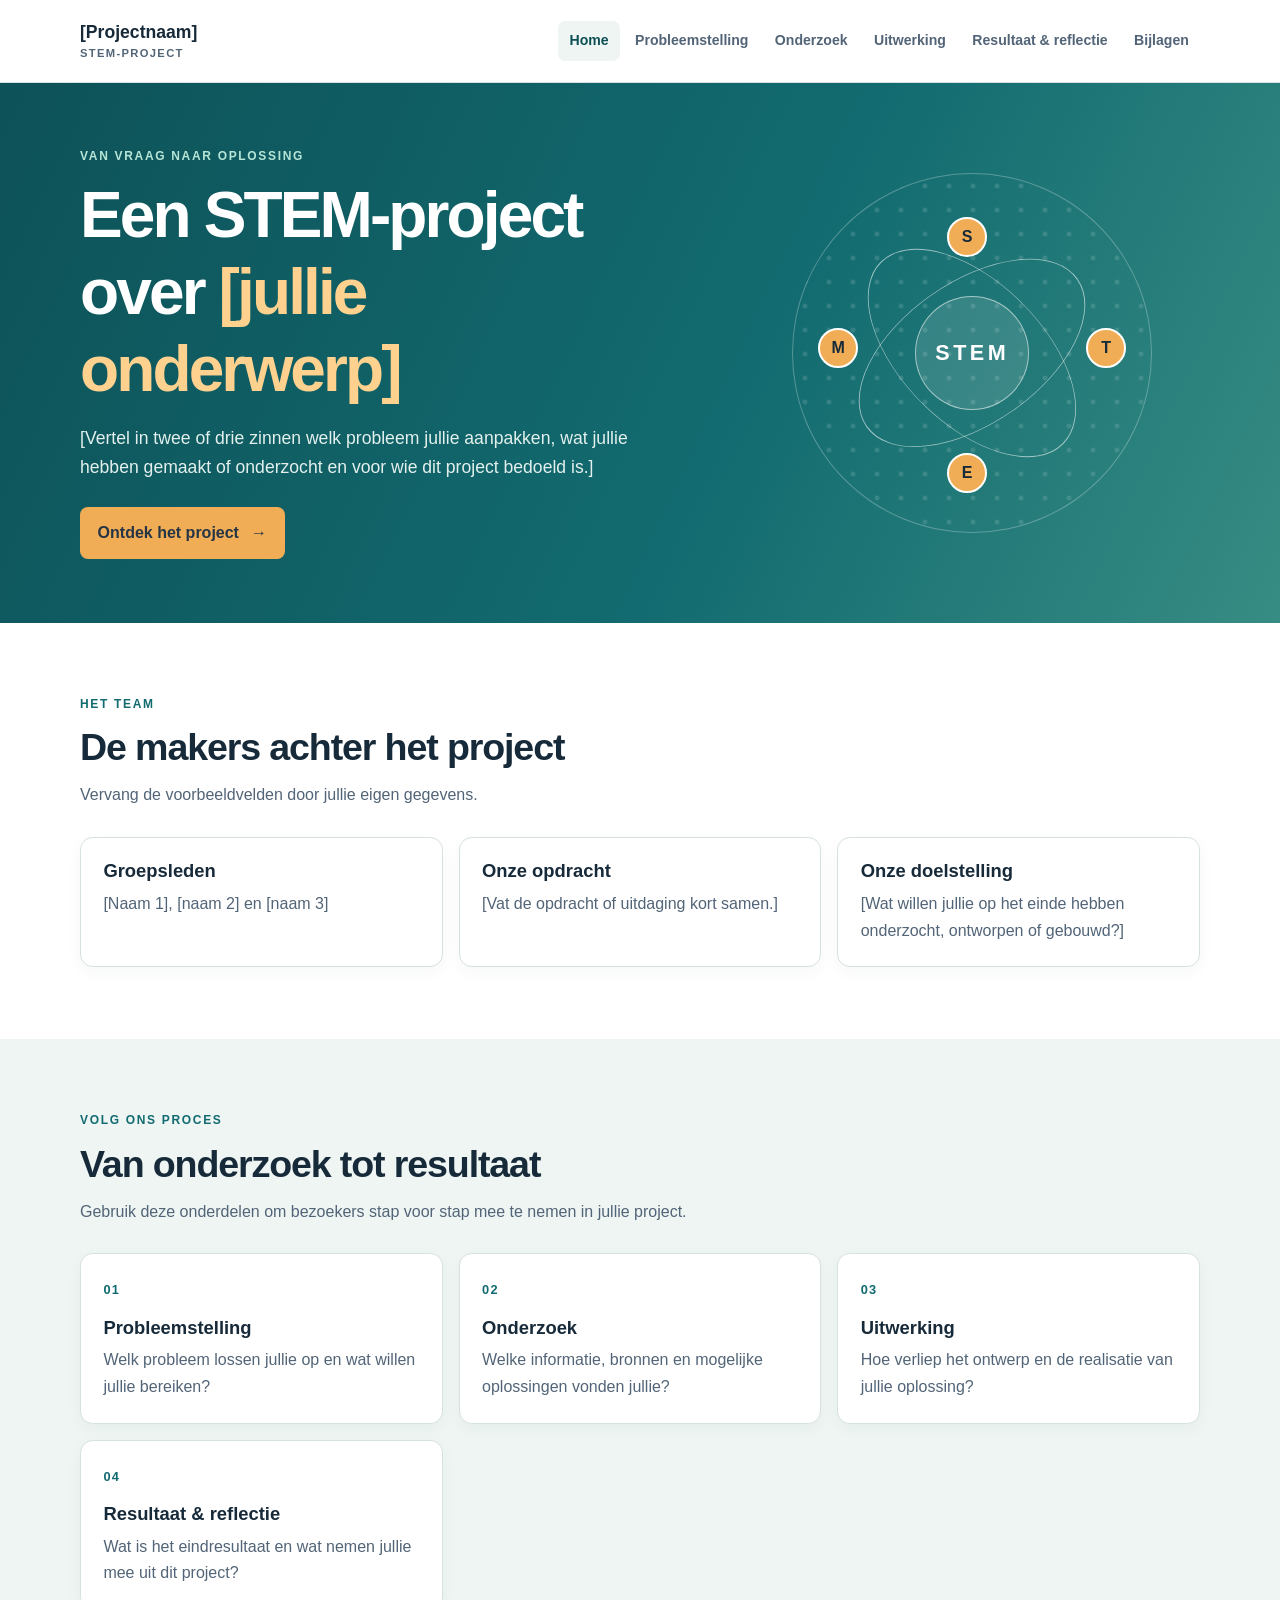
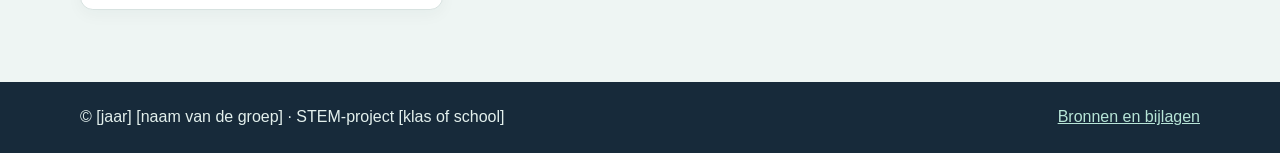
<file: index.html>
<!doctype html>
<html lang="nl">
<head>
  <meta charset="utf-8">
  <meta name="viewport" content="width=device-width, initial-scale=1">
  <meta name="description" content="Ontdek het STEM-project van [naam van de groep].">
  <title>[Projectnaam] | STEM-project</title>
  <link rel="stylesheet" href="css/style.css">
</head>
<body>
  <a class="skip-link" href="#main">Ga naar de inhoud</a>
  <header class="site-header">
    <div class="container header-inner">
      <a class="brand" href="index.html">[Projectnaam]<span>STEM-project</span></a>
      <nav class="main-nav" aria-label="Hoofdnavigatie">
        <ul class="nav-list">
          <li><a href="index.html" aria-current="page">Home</a></li>
          <li><a href="pages/probleemstelling.html">Probleemstelling</a></li>
          <li><a href="pages/onderzoek.html">Onderzoek</a></li>
          <li><a href="pages/uitwerking.html">Uitwerking</a></li>
          <li><a href="pages/resultaat.html">Resultaat &amp; reflectie</a></li>
          <li><a href="pages/bijlagen.html">Bijlagen</a></li>
        </ul>
      </nav>
    </div>
  </header>

  <main id="main">
    <section class="hero">
      <div class="container hero-inner">
        <div class="hero-copy">
          <p class="eyebrow">Van vraag naar oplossing</p>
          <h1>Een STEM-project over <span>[jullie onderwerp]</span></h1>
          <p class="lead">[Vertel in twee of drie zinnen welk probleem jullie aanpakken, wat jullie hebben gemaakt of onderzocht en voor wie dit project bedoeld is.]</p>
          <a class="button" href="pages/probleemstelling.html">Ontdek het project <span aria-hidden="true">&rarr;</span></a>
        </div>
        <div class="hero-art" role="img" aria-label="Decoratieve illustratie van een technisch ontwerp">
          <div class="orbit orbit-one"></div>
          <div class="orbit orbit-two"></div>
          <div class="art-center"><span aria-hidden="true">STEM</span></div>
          <span class="art-node node-one" aria-hidden="true">S</span>
          <span class="art-node node-two" aria-hidden="true">T</span>
          <span class="art-node node-three" aria-hidden="true">E</span>
          <span class="art-node node-four" aria-hidden="true">M</span>
        </div>
      </div>
    </section>

    <section class="section container">
      <div class="section-heading">
        <p class="eyebrow">Het team</p>
        <h2>De makers achter het project</h2>
        <p>Vervang de voorbeeldvelden door jullie eigen gegevens.</p>
      </div>
      <div class="card-grid">
        <article class="card">
          <h3>Groepsleden</h3>
          <p>[Naam 1], [naam 2] en [naam 3]</p>
        </article>
        <article class="card">
          <h3>Onze opdracht</h3>
          <p>[Vat de opdracht of uitdaging kort samen.]</p>
        </article>
        <article class="card">
          <h3>Onze doelstelling</h3>
          <p>[Wat willen jullie op het einde hebben onderzocht, ontworpen of gebouwd?]</p>
        </article>
      </div>
    </section>

    <section class="section section-tint">
      <div class="container">
        <div class="section-heading">
          <p class="eyebrow">Volg ons proces</p>
          <h2>Van onderzoek tot resultaat</h2>
          <p>Gebruik deze onderdelen om bezoekers stap voor stap mee te nemen in jullie project.</p>
        </div>
        <div class="card-grid">
          <a class="card card-link" href="pages/probleemstelling.html"><span class="card-number">01</span><h3>Probleemstelling</h3><p>Welk probleem lossen jullie op en wat willen jullie bereiken?</p></a>
          <a class="card card-link" href="pages/onderzoek.html"><span class="card-number">02</span><h3>Onderzoek</h3><p>Welke informatie, bronnen en mogelijke oplossingen vonden jullie?</p></a>
          <a class="card card-link" href="pages/uitwerking.html"><span class="card-number">03</span><h3>Uitwerking</h3><p>Hoe verliep het ontwerp en de realisatie van jullie oplossing?</p></a>
          <a class="card card-link" href="pages/resultaat.html"><span class="card-number">04</span><h3>Resultaat &amp; reflectie</h3><p>Wat is het eindresultaat en wat nemen jullie mee uit dit project?</p></a>
        </div>
      </div>
    </section>
  </main>

  <footer class="site-footer">
    <div class="container footer-inner">
      <p>&copy; [jaar] [naam van de groep] &middot; STEM-project [klas of school]</p>
      <a href="pages/bijlagen.html">Bronnen en bijlagen</a>
    </div>
  </footer>
</body>
</html>
</file>
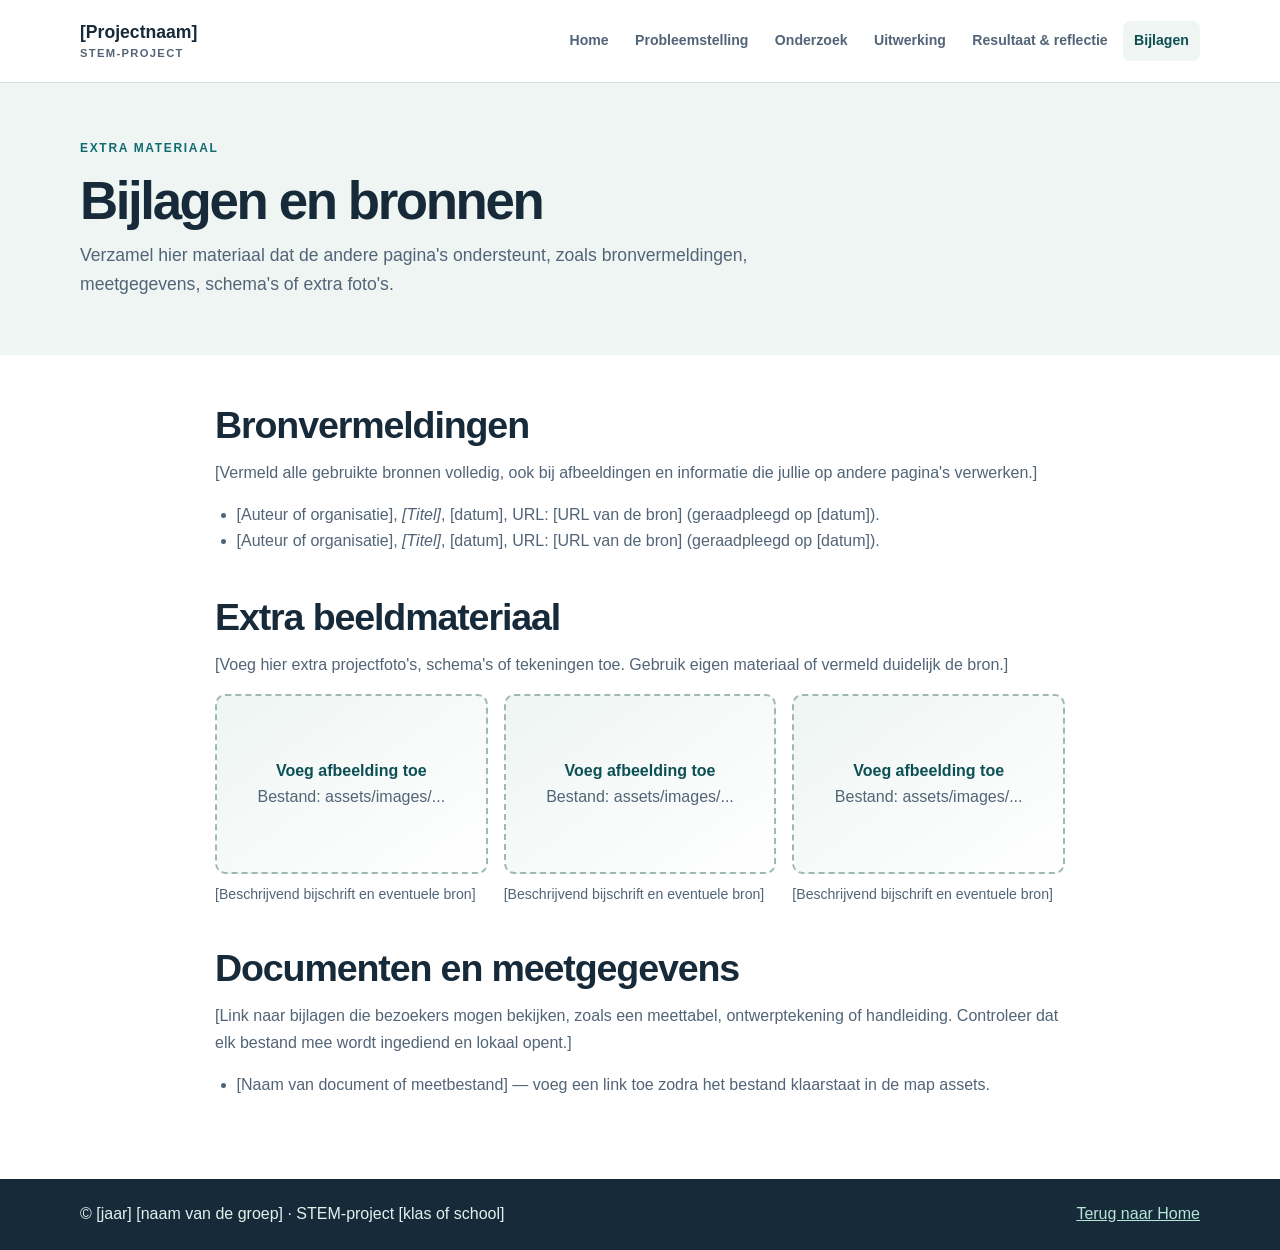
<file: pages/bijlagen.html>
<!doctype html>
<html lang="nl">
<head>
  <meta charset="utf-8">
  <meta name="viewport" content="width=device-width, initial-scale=1">
  <title>Bijlagen en bronnen | [Projectnaam]</title>
  <link rel="stylesheet" href="../css/style.css">
</head>
<body>
  <a class="skip-link" href="#main">Ga naar de inhoud</a>
  <header class="site-header">
    <div class="container header-inner">
      <a class="brand" href="../index.html">[Projectnaam]<span>STEM-project</span></a>
      <nav class="main-nav" aria-label="Hoofdnavigatie">
        <ul class="nav-list">
          <li><a href="../index.html">Home</a></li>
          <li><a href="probleemstelling.html">Probleemstelling</a></li>
          <li><a href="onderzoek.html">Onderzoek</a></li>
          <li><a href="uitwerking.html">Uitwerking</a></li>
          <li><a href="resultaat.html">Resultaat &amp; reflectie</a></li>
          <li><a href="bijlagen.html" aria-current="page">Bijlagen</a></li>
        </ul>
      </nav>
    </div>
  </header>
  <main id="main">
    <header class="page-hero">
      <div class="container">
        <p class="eyebrow">Extra materiaal</p>
        <h1>Bijlagen en bronnen</h1>
        <p>Verzamel hier materiaal dat de andere pagina's ondersteunt, zoals bronvermeldingen, meetgegevens, schema's of extra foto's.</p>
      </div>
    </header>
    <div class="container content">
      <section>
        <h2>Bronvermeldingen</h2>
        <p>[Vermeld alle gebruikte bronnen volledig, ook bij afbeeldingen en informatie die jullie op andere pagina's verwerken.]</p>
        <ul>
          <li>[Auteur of organisatie], <cite>[Titel]</cite>, [datum], URL: [URL van de bron] (geraadpleegd op [datum]).</li>
          <li>[Auteur of organisatie], <cite>[Titel]</cite>, [datum], URL: [URL van de bron] (geraadpleegd op [datum]).</li>
        </ul>
      </section>
      <section>
        <h2>Extra beeldmateriaal</h2>
        <p>[Voeg hier extra projectfoto's, schema's of tekeningen toe. Gebruik eigen materiaal of vermeld duidelijk de bron.]</p>
        <div class="gallery">
          <figure>
            <div class="gallery-placeholder"><span><strong>Voeg afbeelding toe</strong>Bestand: assets/images/...</span></div>
            <figcaption>[Beschrijvend bijschrift en eventuele bron]</figcaption>
          </figure>
          <figure>
            <div class="gallery-placeholder"><span><strong>Voeg afbeelding toe</strong>Bestand: assets/images/...</span></div>
            <figcaption>[Beschrijvend bijschrift en eventuele bron]</figcaption>
          </figure>
          <figure>
            <div class="gallery-placeholder"><span><strong>Voeg afbeelding toe</strong>Bestand: assets/images/...</span></div>
            <figcaption>[Beschrijvend bijschrift en eventuele bron]</figcaption>
          </figure>
        </div>
      </section>
      <section>
        <h2>Documenten en meetgegevens</h2>
        <p>[Link naar bijlagen die bezoekers mogen bekijken, zoals een meettabel, ontwerptekening of handleiding. Controleer dat elk bestand mee wordt ingediend en lokaal opent.]</p>
        <ul>
          <li>[Naam van document of meetbestand] — voeg een link toe zodra het bestand klaarstaat in de map assets.</li>
        </ul>
      </section>
    </div>
  </main>
  <footer class="site-footer">
    <div class="container footer-inner">
      <p>&copy; [jaar] [naam van de groep] &middot; STEM-project [klas of school]</p>
      <a href="../index.html">Terug naar Home</a>
    </div>
  </footer>
</body>
</html>
</file>
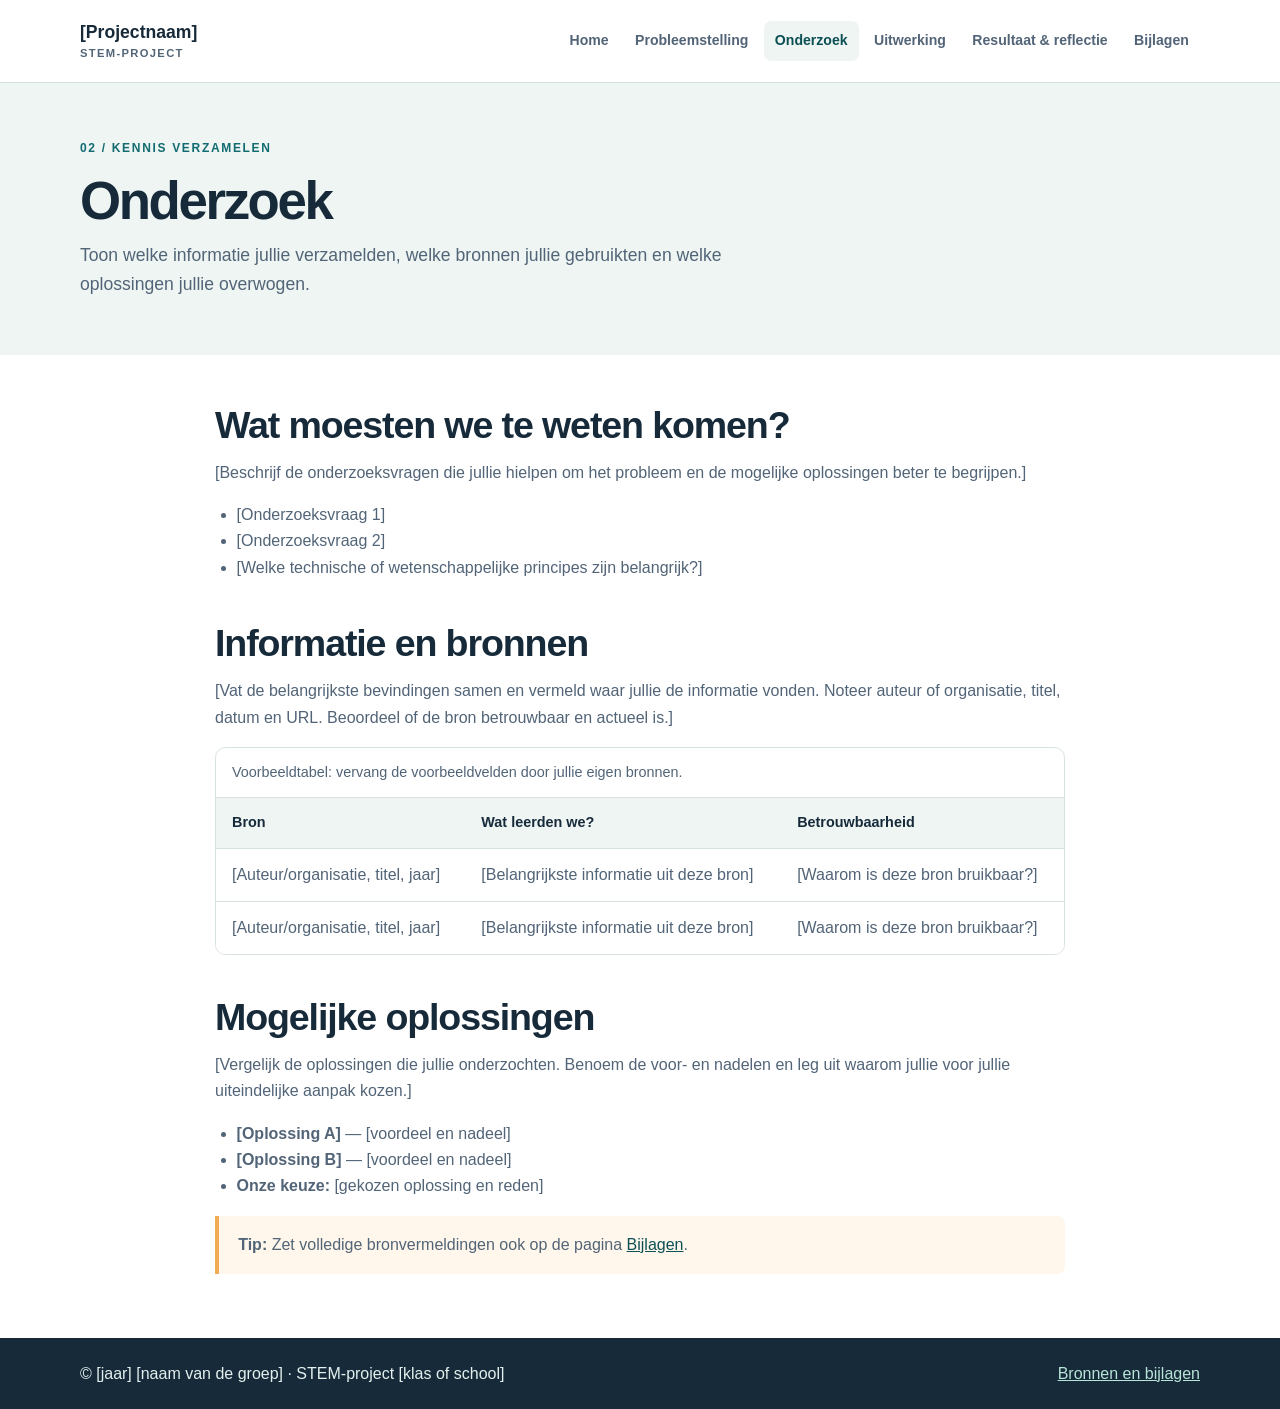
<file: pages/onderzoek.html>
<!doctype html>
<html lang="nl">
<head>
  <meta charset="utf-8">
  <meta name="viewport" content="width=device-width, initial-scale=1">
  <title>Onderzoek | [Projectnaam]</title>
  <link rel="stylesheet" href="../css/style.css">
</head>
<body>
  <a class="skip-link" href="#main">Ga naar de inhoud</a>
  <header class="site-header">
    <div class="container header-inner">
      <a class="brand" href="../index.html">[Projectnaam]<span>STEM-project</span></a>
      <nav class="main-nav" aria-label="Hoofdnavigatie">
        <ul class="nav-list">
          <li><a href="../index.html">Home</a></li>
          <li><a href="probleemstelling.html">Probleemstelling</a></li>
          <li><a href="onderzoek.html" aria-current="page">Onderzoek</a></li>
          <li><a href="uitwerking.html">Uitwerking</a></li>
          <li><a href="resultaat.html">Resultaat &amp; reflectie</a></li>
          <li><a href="bijlagen.html">Bijlagen</a></li>
        </ul>
      </nav>
    </div>
  </header>
  <main id="main">
    <header class="page-hero">
      <div class="container">
        <p class="eyebrow">02 / Kennis verzamelen</p>
        <h1>Onderzoek</h1>
        <p>Toon welke informatie jullie verzamelden, welke bronnen jullie gebruikten en welke oplossingen jullie overwogen.</p>
      </div>
    </header>
    <div class="container content">
      <section>
        <h2>Wat moesten we te weten komen?</h2>
        <p>[Beschrijf de onderzoeksvragen die jullie hielpen om het probleem en de mogelijke oplossingen beter te begrijpen.]</p>
        <ul>
          <li>[Onderzoeksvraag 1]</li>
          <li>[Onderzoeksvraag 2]</li>
          <li>[Welke technische of wetenschappelijke principes zijn belangrijk?]</li>
        </ul>
      </section>
      <section>
        <h2>Informatie en bronnen</h2>
        <p>[Vat de belangrijkste bevindingen samen en vermeld waar jullie de informatie vonden. Noteer auteur of organisatie, titel, datum en URL. Beoordeel of de bron betrouwbaar en actueel is.]</p>
        <div class="table-wrap">
          <table>
            <caption>Voorbeeldtabel: vervang de voorbeeldvelden door jullie eigen bronnen.</caption>
            <thead>
              <tr><th scope="col">Bron</th><th scope="col">Wat leerden we?</th><th scope="col">Betrouwbaarheid</th></tr>
            </thead>
            <tbody>
              <tr><td>[Auteur/organisatie, titel, jaar]</td><td>[Belangrijkste informatie uit deze bron]</td><td>[Waarom is deze bron bruikbaar?]</td></tr>
              <tr><td>[Auteur/organisatie, titel, jaar]</td><td>[Belangrijkste informatie uit deze bron]</td><td>[Waarom is deze bron bruikbaar?]</td></tr>
            </tbody>
          </table>
        </div>
      </section>
      <section>
        <h2>Mogelijke oplossingen</h2>
        <p>[Vergelijk de oplossingen die jullie onderzochten. Benoem de voor- en nadelen en leg uit waarom jullie voor jullie uiteindelijke aanpak kozen.]</p>
        <ul>
          <li><strong>[Oplossing A]</strong> — [voordeel en nadeel]</li>
          <li><strong>[Oplossing B]</strong> — [voordeel en nadeel]</li>
          <li><strong>Onze keuze:</strong> [gekozen oplossing en reden]</li>
        </ul>
      </section>
      <aside class="prompt">
        <p><strong>Tip:</strong> Zet volledige bronvermeldingen ook op de pagina <a href="bijlagen.html">Bijlagen</a>.</p>
      </aside>
    </div>
  </main>
  <footer class="site-footer">
    <div class="container footer-inner">
      <p>&copy; [jaar] [naam van de groep] &middot; STEM-project [klas of school]</p>
      <a href="bijlagen.html">Bronnen en bijlagen</a>
    </div>
  </footer>
</body>
</html>
</file>
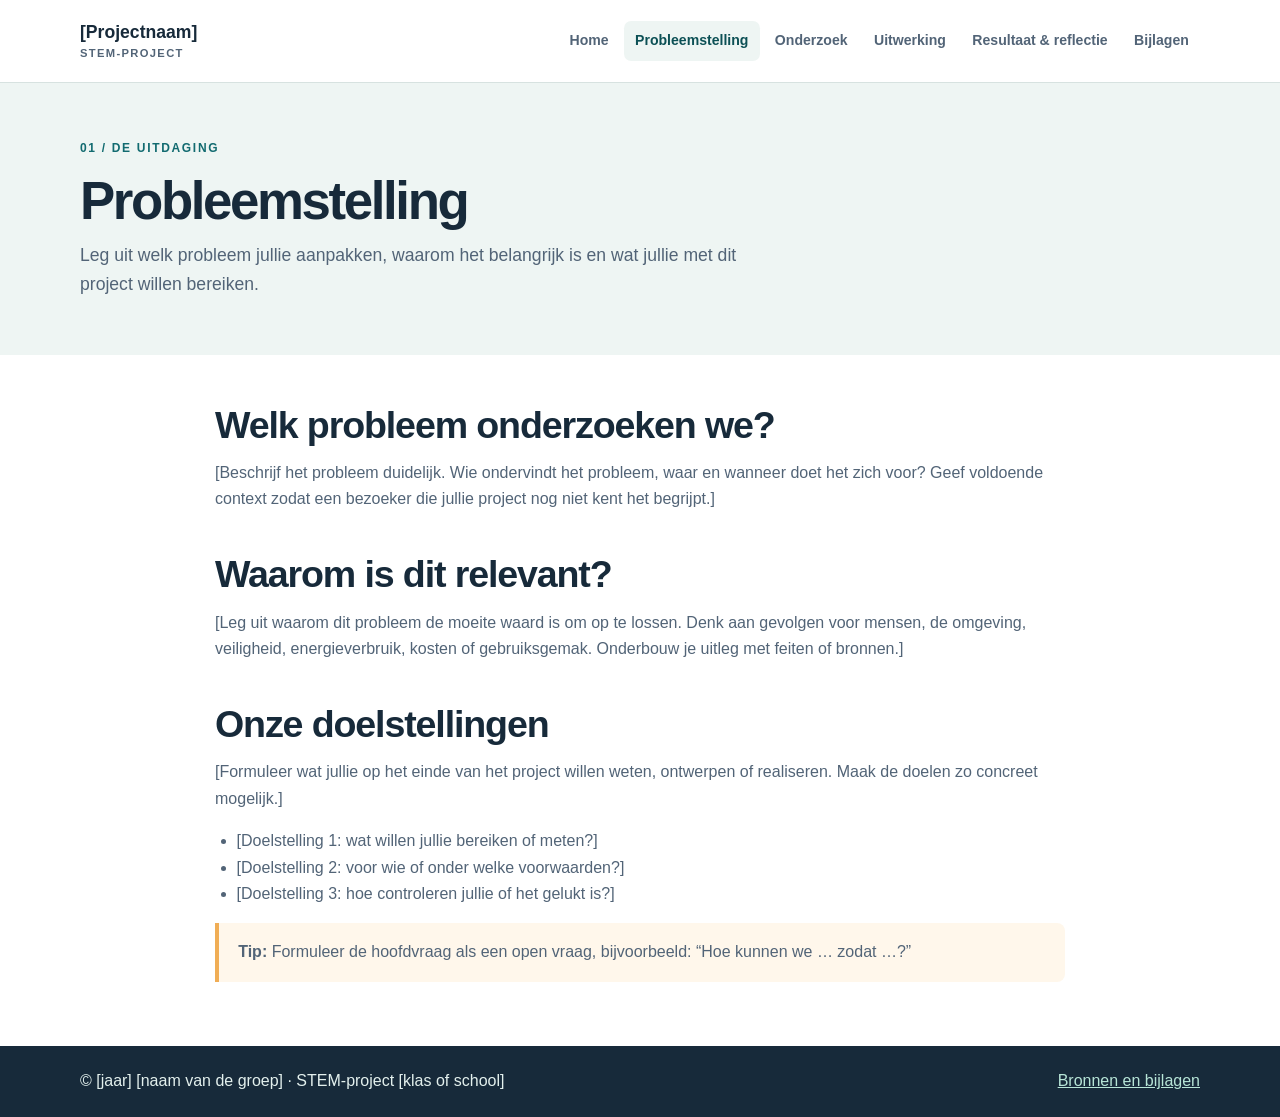
<file: pages/probleemstelling.html>
<!doctype html>
<html lang="nl">
<head>
  <meta charset="utf-8">
  <meta name="viewport" content="width=device-width, initial-scale=1">
  <title>Probleemstelling | [Projectnaam]</title>
  <link rel="stylesheet" href="../css/style.css">
</head>
<body>
  <a class="skip-link" href="#main">Ga naar de inhoud</a>
  <header class="site-header">
    <div class="container header-inner">
      <a class="brand" href="../index.html">[Projectnaam]<span>STEM-project</span></a>
      <nav class="main-nav" aria-label="Hoofdnavigatie">
        <ul class="nav-list">
          <li><a href="../index.html">Home</a></li>
          <li><a href="probleemstelling.html" aria-current="page">Probleemstelling</a></li>
          <li><a href="onderzoek.html">Onderzoek</a></li>
          <li><a href="uitwerking.html">Uitwerking</a></li>
          <li><a href="resultaat.html">Resultaat &amp; reflectie</a></li>
          <li><a href="bijlagen.html">Bijlagen</a></li>
        </ul>
      </nav>
    </div>
  </header>
  <main id="main">
    <header class="page-hero">
      <div class="container">
        <p class="eyebrow">01 / De uitdaging</p>
        <h1>Probleemstelling</h1>
        <p>Leg uit welk probleem jullie aanpakken, waarom het belangrijk is en wat jullie met dit project willen bereiken.</p>
      </div>
    </header>
    <div class="container content">
      <section>
        <h2>Welk probleem onderzoeken we?</h2>
        <p>[Beschrijf het probleem duidelijk. Wie ondervindt het probleem, waar en wanneer doet het zich voor? Geef voldoende context zodat een bezoeker die jullie project nog niet kent het begrijpt.]</p>
      </section>
      <section>
        <h2>Waarom is dit relevant?</h2>
        <p>[Leg uit waarom dit probleem de moeite waard is om op te lossen. Denk aan gevolgen voor mensen, de omgeving, veiligheid, energieverbruik, kosten of gebruiksgemak. Onderbouw je uitleg met feiten of bronnen.]</p>
      </section>
      <section>
        <h2>Onze doelstellingen</h2>
        <p>[Formuleer wat jullie op het einde van het project willen weten, ontwerpen of realiseren. Maak de doelen zo concreet mogelijk.]</p>
        <ul>
          <li>[Doelstelling 1: wat willen jullie bereiken of meten?]</li>
          <li>[Doelstelling 2: voor wie of onder welke voorwaarden?]</li>
          <li>[Doelstelling 3: hoe controleren jullie of het gelukt is?]</li>
        </ul>
      </section>
      <aside class="prompt">
        <p><strong>Tip:</strong> Formuleer de hoofdvraag als een open vraag, bijvoorbeeld: “Hoe kunnen we … zodat …?”</p>
      </aside>
    </div>
  </main>
  <footer class="site-footer">
    <div class="container footer-inner">
      <p>&copy; [jaar] [naam van de groep] &middot; STEM-project [klas of school]</p>
      <a href="bijlagen.html">Bronnen en bijlagen</a>
    </div>
  </footer>
</body>
</html>
</file>
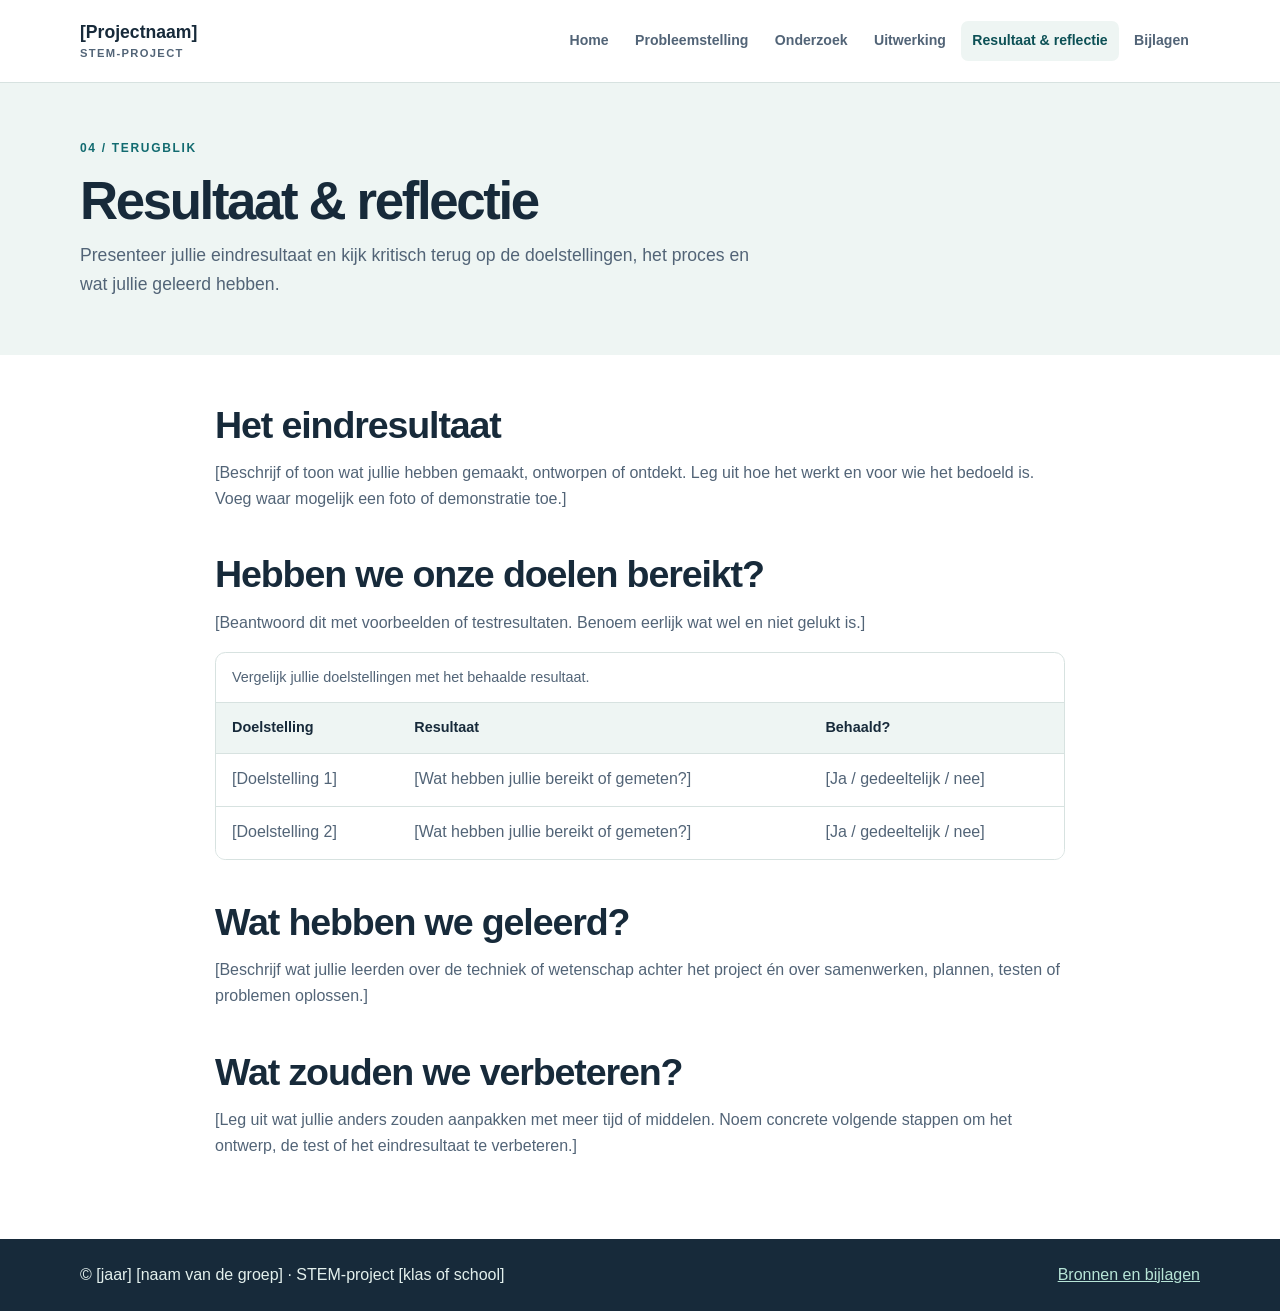
<file: pages/resultaat.html>
<!doctype html>
<html lang="nl">
<head>
  <meta charset="utf-8">
  <meta name="viewport" content="width=device-width, initial-scale=1">
  <title>Resultaat en reflectie | [Projectnaam]</title>
  <link rel="stylesheet" href="../css/style.css">
</head>
<body>
  <a class="skip-link" href="#main">Ga naar de inhoud</a>
  <header class="site-header">
    <div class="container header-inner">
      <a class="brand" href="../index.html">[Projectnaam]<span>STEM-project</span></a>
      <nav class="main-nav" aria-label="Hoofdnavigatie">
        <ul class="nav-list">
          <li><a href="../index.html">Home</a></li>
          <li><a href="probleemstelling.html">Probleemstelling</a></li>
          <li><a href="onderzoek.html">Onderzoek</a></li>
          <li><a href="uitwerking.html">Uitwerking</a></li>
          <li><a href="resultaat.html" aria-current="page">Resultaat &amp; reflectie</a></li>
          <li><a href="bijlagen.html">Bijlagen</a></li>
        </ul>
      </nav>
    </div>
  </header>
  <main id="main">
    <header class="page-hero">
      <div class="container">
        <p class="eyebrow">04 / Terugblik</p>
        <h1>Resultaat &amp; reflectie</h1>
        <p>Presenteer jullie eindresultaat en kijk kritisch terug op de doelstellingen, het proces en wat jullie geleerd hebben.</p>
      </div>
    </header>
    <div class="container content">
      <section>
        <h2>Het eindresultaat</h2>
        <p>[Beschrijf of toon wat jullie hebben gemaakt, ontworpen of ontdekt. Leg uit hoe het werkt en voor wie het bedoeld is. Voeg waar mogelijk een foto of demonstratie toe.]</p>
      </section>
      <section>
        <h2>Hebben we onze doelen bereikt?</h2>
        <p>[Beantwoord dit met voorbeelden of testresultaten. Benoem eerlijk wat wel en niet gelukt is.]</p>
        <div class="table-wrap">
          <table>
            <caption>Vergelijk jullie doelstellingen met het behaalde resultaat.</caption>
            <thead>
              <tr><th scope="col">Doelstelling</th><th scope="col">Resultaat</th><th scope="col">Behaald?</th></tr>
            </thead>
            <tbody>
              <tr><td>[Doelstelling 1]</td><td>[Wat hebben jullie bereikt of gemeten?]</td><td>[Ja / gedeeltelijk / nee]</td></tr>
              <tr><td>[Doelstelling 2]</td><td>[Wat hebben jullie bereikt of gemeten?]</td><td>[Ja / gedeeltelijk / nee]</td></tr>
            </tbody>
          </table>
        </div>
      </section>
      <section>
        <h2>Wat hebben we geleerd?</h2>
        <p>[Beschrijf wat jullie leerden over de techniek of wetenschap achter het project én over samenwerken, plannen, testen of problemen oplossen.]</p>
      </section>
      <section>
        <h2>Wat zouden we verbeteren?</h2>
        <p>[Leg uit wat jullie anders zouden aanpakken met meer tijd of middelen. Noem concrete volgende stappen om het ontwerp, de test of het eindresultaat te verbeteren.]</p>
      </section>
    </div>
  </main>
  <footer class="site-footer">
    <div class="container footer-inner">
      <p>&copy; [jaar] [naam van de groep] &middot; STEM-project [klas of school]</p>
      <a href="bijlagen.html">Bronnen en bijlagen</a>
    </div>
  </footer>
</body>
</html>
</file>
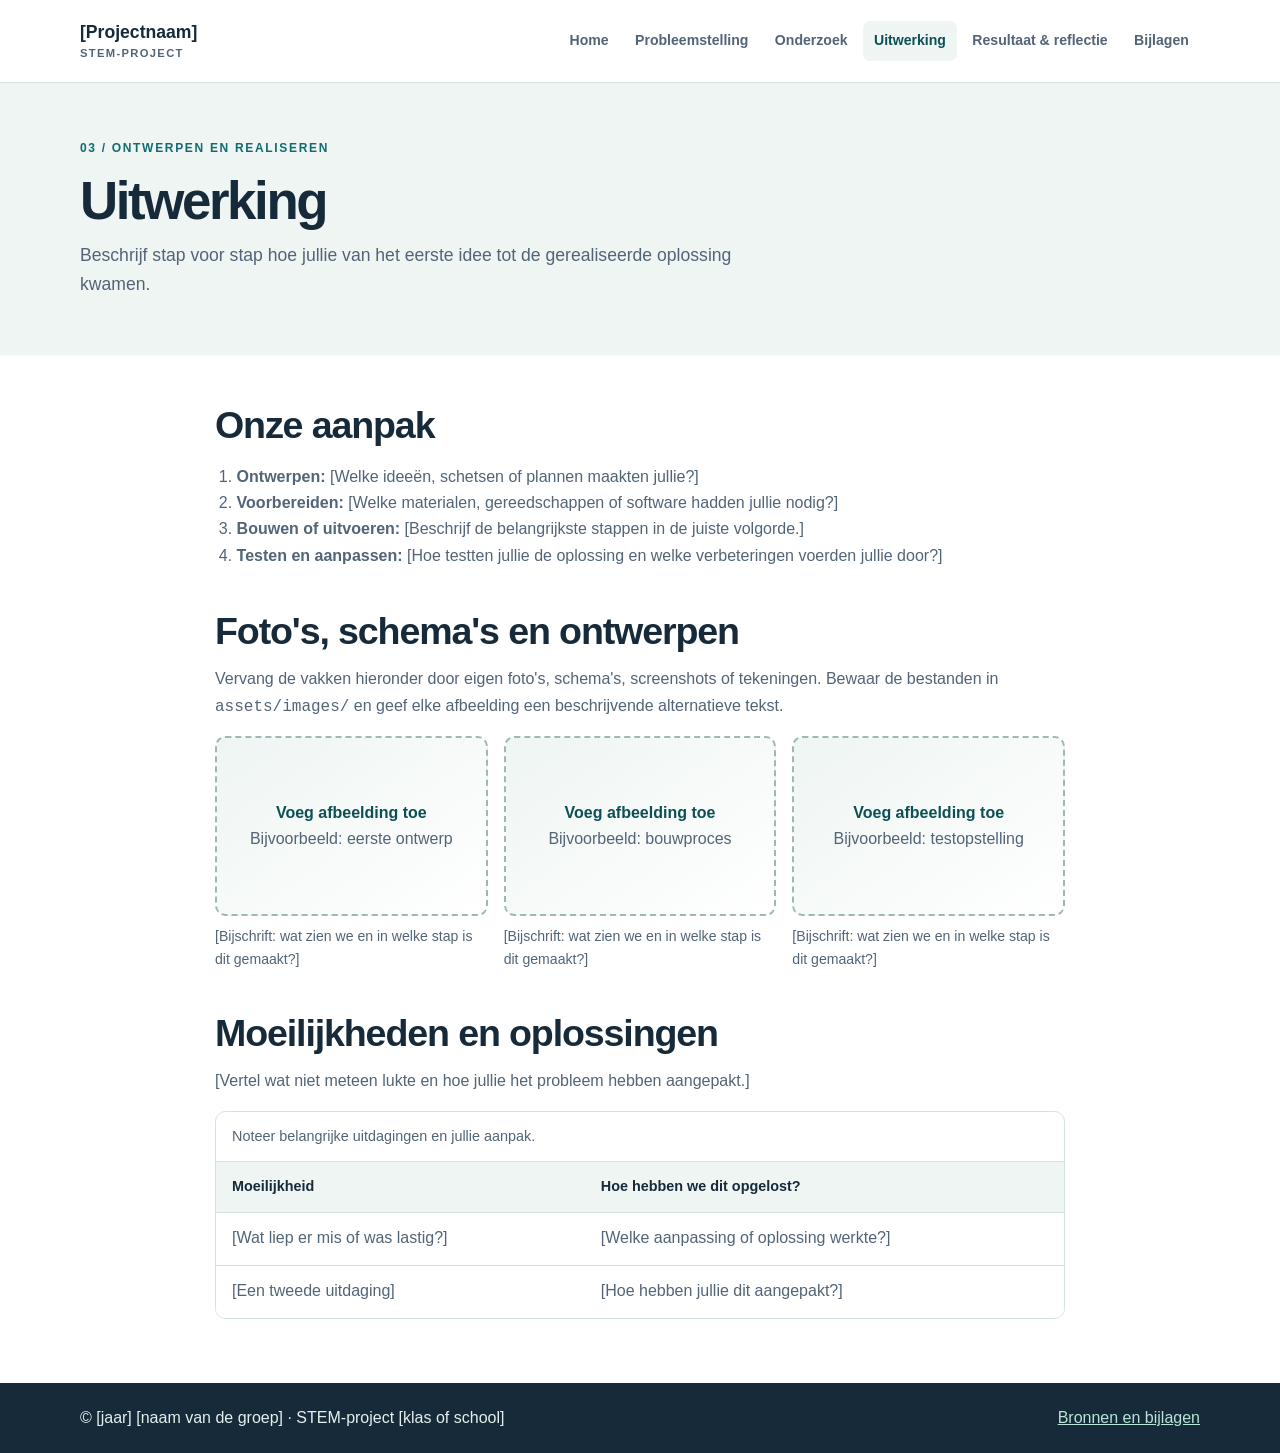
<file: pages/uitwerking.html>
<!doctype html>
<html lang="nl">
<head>
  <meta charset="utf-8">
  <meta name="viewport" content="width=device-width, initial-scale=1">
  <title>Uitwerking | [Projectnaam]</title>
  <link rel="stylesheet" href="../css/style.css">
</head>
<body>
  <a class="skip-link" href="#main">Ga naar de inhoud</a>
  <header class="site-header">
    <div class="container header-inner">
      <a class="brand" href="../index.html">[Projectnaam]<span>STEM-project</span></a>
      <nav class="main-nav" aria-label="Hoofdnavigatie">
        <ul class="nav-list">
          <li><a href="../index.html">Home</a></li>
          <li><a href="probleemstelling.html">Probleemstelling</a></li>
          <li><a href="onderzoek.html">Onderzoek</a></li>
          <li><a href="uitwerking.html" aria-current="page">Uitwerking</a></li>
          <li><a href="resultaat.html">Resultaat &amp; reflectie</a></li>
          <li><a href="bijlagen.html">Bijlagen</a></li>
        </ul>
      </nav>
    </div>
  </header>
  <main id="main">
    <header class="page-hero">
      <div class="container">
        <p class="eyebrow">03 / Ontwerpen en realiseren</p>
        <h1>Uitwerking</h1>
        <p>Beschrijf stap voor stap hoe jullie van het eerste idee tot de gerealiseerde oplossing kwamen.</p>
      </div>
    </header>
    <div class="container content">
      <section>
        <h2>Onze aanpak</h2>
        <ol>
          <li><strong>Ontwerpen:</strong> [Welke ideeën, schetsen of plannen maakten jullie?]</li>
          <li><strong>Voorbereiden:</strong> [Welke materialen, gereedschappen of software hadden jullie nodig?]</li>
          <li><strong>Bouwen of uitvoeren:</strong> [Beschrijf de belangrijkste stappen in de juiste volgorde.]</li>
          <li><strong>Testen en aanpassen:</strong> [Hoe testten jullie de oplossing en welke verbeteringen voerden jullie door?]</li>
        </ol>
      </section>
      <section>
        <h2>Foto's, schema's en ontwerpen</h2>
        <p>Vervang de vakken hieronder door eigen foto's, schema's, screenshots of tekeningen. Bewaar de bestanden in <code>assets/images/</code> en geef elke afbeelding een beschrijvende alternatieve tekst.</p>
        <div class="gallery">
          <figure>
            <div class="gallery-placeholder"><span><strong>Voeg afbeelding toe</strong>Bijvoorbeeld: eerste ontwerp</span></div>
            <figcaption>[Bijschrift: wat zien we en in welke stap is dit gemaakt?]</figcaption>
          </figure>
          <figure>
            <div class="gallery-placeholder"><span><strong>Voeg afbeelding toe</strong>Bijvoorbeeld: bouwproces</span></div>
            <figcaption>[Bijschrift: wat zien we en in welke stap is dit gemaakt?]</figcaption>
          </figure>
          <figure>
            <div class="gallery-placeholder"><span><strong>Voeg afbeelding toe</strong>Bijvoorbeeld: testopstelling</span></div>
            <figcaption>[Bijschrift: wat zien we en in welke stap is dit gemaakt?]</figcaption>
          </figure>
        </div>
      </section>
      <section>
        <h2>Moeilijkheden en oplossingen</h2>
        <p>[Vertel wat niet meteen lukte en hoe jullie het probleem hebben aangepakt.]</p>
        <div class="table-wrap">
          <table>
            <caption>Noteer belangrijke uitdagingen en jullie aanpak.</caption>
            <thead>
              <tr><th scope="col">Moeilijkheid</th><th scope="col">Hoe hebben we dit opgelost?</th></tr>
            </thead>
            <tbody>
              <tr><td>[Wat liep er mis of was lastig?]</td><td>[Welke aanpassing of oplossing werkte?]</td></tr>
              <tr><td>[Een tweede uitdaging]</td><td>[Hoe hebben jullie dit aangepakt?]</td></tr>
            </tbody>
          </table>
        </div>
      </section>
    </div>
  </main>
  <footer class="site-footer">
    <div class="container footer-inner">
      <p>&copy; [jaar] [naam van de groep] &middot; STEM-project [klas of school]</p>
      <a href="bijlagen.html">Bronnen en bijlagen</a>
    </div>
  </footer>
</body>
</html>
</file>
<file: css/style.css>
:root {
  color-scheme: light;
  --ink: #172a3a;
  --muted: #526477;
  --brand: #126b70;
  --brand-dark: #0c5055;
  --accent: #f0ad55;
  --paper: #fff;
  --tint: #eef5f3;
  --line: #d7e2e0;
  --shadow: 0 16px 40px rgb(23 42 58 / 9%);
}

* {
  box-sizing: border-box;
}

html {
  scroll-behavior: smooth;
}

body {
  margin: 0;
  background: var(--paper);
  color: var(--ink);
  font-family: "Segoe UI", Arial, sans-serif;
  font-size: 1rem;
  line-height: 1.65;
}

a {
  color: var(--brand-dark);
}

a:focus-visible {
  outline: 3px solid var(--accent);
  outline-offset: 4px;
}

.container {
  width: min(1120px, calc(100% - 2.5rem));
  margin-inline: auto;
}

.skip-link {
  position: absolute;
  top: -5rem;
  left: 1rem;
  z-index: 10;
  padding: 0.7rem 1rem;
  background: var(--paper);
  color: var(--ink);
}

.skip-link:focus {
  top: 1rem;
}

.site-header {
  position: relative;
  z-index: 2;
  background: var(--paper);
  border-bottom: 1px solid var(--line);
}

.header-inner {
  display: flex;
  align-items: center;
  justify-content: space-between;
  gap: 1.5rem;
  min-height: 82px;
}

.brand {
  color: var(--ink);
  font-size: 1.1rem;
  font-weight: 800;
  line-height: 1.2;
  text-decoration: none;
}

.brand span {
  display: block;
  margin-top: 0.25rem;
  color: var(--muted);
  font-size: 0.7rem;
  font-weight: 600;
  letter-spacing: 0.12em;
  text-transform: uppercase;
}

.nav-list {
  display: flex;
  flex-wrap: wrap;
  justify-content: flex-end;
  gap: 0.25rem;
  margin: 0;
  padding: 0;
  list-style: none;
}

.nav-list a {
  display: block;
  padding: 0.55rem 0.7rem;
  border-radius: 0.45rem;
  color: var(--muted);
  font-size: 0.88rem;
  font-weight: 650;
  text-decoration: none;
}

.nav-list a:hover,
.nav-list a[aria-current="page"] {
  background: var(--tint);
  color: var(--brand-dark);
}

.hero {
  overflow: hidden;
  background: linear-gradient(115deg, #0d5258 0%, #126b70 58%, #378c83 100%);
  color: var(--paper);
}

.hero-inner {
  display: grid;
  grid-template-columns: minmax(0, 1.15fr) minmax(240px, 0.85fr);
  align-items: center;
  gap: 3rem;
  min-height: 410px;
  padding-block: 4rem;
}

.hero-copy {
  max-width: 650px;
}

.eyebrow {
  margin: 0 0 0.65rem;
  color: var(--brand);
  font-size: 0.75rem;
  font-weight: 800;
  letter-spacing: 0.14em;
  text-transform: uppercase;
}

.hero .eyebrow {
  color: #b7e5d7;
}

h1,
h2,
h3,
p {
  margin-top: 0;
}

h1,
h2,
h3 {
  line-height: 1.2;
}

h1 {
  max-width: 720px;
  margin-bottom: 1rem;
  font-size: clamp(2.4rem, 5vw, 4.1rem);
  letter-spacing: -0.045em;
}

h1 span {
  color: #ffd18f;
}

h2 {
  margin-bottom: 0.75rem;
  font-size: clamp(1.7rem, 3vw, 2.35rem);
  letter-spacing: -0.03em;
}

h3 {
  margin-bottom: 0.55rem;
  font-size: 1.15rem;
}

.lead {
  max-width: 600px;
  margin-bottom: 1.6rem;
  color: #e3f0ed;
  font-size: 1.1rem;
}

.button {
  display: inline-flex;
  align-items: center;
  gap: 0.75rem;
  padding: 0.8rem 1.1rem;
  border-radius: 0.5rem;
  background: var(--accent);
  color: #263545;
  font-weight: 750;
  text-decoration: none;
}

.button:hover {
  background: #ffd18f;
}

.hero-art {
  position: relative;
  width: min(100%, 360px);
  aspect-ratio: 1;
  justify-self: center;
  border: 1px solid rgb(255 255 255 / 28%);
  border-radius: 50%;
  background: radial-gradient(circle, rgb(255 255 255 / 13%) 0 2px, transparent 3px) 0 0 / 24px 24px;
}

.orbit {
  position: absolute;
  inset: 14%;
  border: 1px solid rgb(255 255 255 / 58%);
  border-radius: 50%;
  transform: rotate(-35deg) scaleY(0.55);
}

.orbit-two {
  transform: rotate(45deg) scaleY(0.55);
}

.art-center {
  position: absolute;
  inset: 34%;
  display: grid;
  place-items: center;
  border: 1px solid rgb(255 255 255 / 55%);
  border-radius: 50%;
  background: rgb(255 255 255 / 12%);
  color: #fff;
  font-size: 1.35rem;
  font-weight: 800;
  letter-spacing: 0.16em;
}

.art-node {
  position: absolute;
  display: grid;
  width: 2.5rem;
  aspect-ratio: 1;
  place-items: center;
  border: 2px solid #fff;
  border-radius: 50%;
  background: var(--accent);
  color: var(--ink);
  font-weight: 800;
}

.node-one { top: 12%; left: 43%; }
.node-two { top: 43%; right: 7%; }
.node-three { bottom: 11%; left: 43%; }
.node-four { top: 43%; left: 7%; }

.section {
  padding-block: 4.5rem;
}

.section-tint {
  background: var(--tint);
}

.section-heading {
  max-width: 680px;
  margin-bottom: 1.75rem;
}

.section-heading > p:last-child {
  margin-bottom: 0;
  color: var(--muted);
}

.card-grid {
  display: grid;
  grid-template-columns: repeat(3, minmax(0, 1fr));
  gap: 1rem;
}

.card {
  padding: 1.4rem;
  border: 1px solid var(--line);
  border-radius: 0.8rem;
  background: var(--paper);
  box-shadow: 0 5px 16px rgb(23 42 58 / 4%);
}

.card p {
  margin-bottom: 0;
  color: var(--muted);
}

.card-link {
  position: relative;
  display: block;
  color: inherit;
  text-decoration: none;
  transition: transform 160ms ease, box-shadow 160ms ease;
}

.card-link:hover {
  transform: translateY(-3px);
  box-shadow: var(--shadow);
}

.card-number {
  display: inline-block;
  margin-bottom: 1rem;
  color: var(--brand);
  font-size: 0.8rem;
  font-weight: 800;
  letter-spacing: 0.1em;
}

.page-hero {
  padding-block: 3.5rem;
  background: var(--tint);
}

.page-hero h1 {
  margin-bottom: 0.5rem;
  font-size: clamp(2.2rem, 5vw, 3.3rem);
}

.page-hero p:last-child {
  max-width: 700px;
  margin-bottom: 0;
  color: var(--muted);
  font-size: 1.1rem;
}

.content {
  max-width: 850px;
  padding-block: 3rem 4rem;
}

.content section + section {
  margin-top: 2.5rem;
}

.content p,
.content li {
  color: var(--muted);
}

.content ul,
.content ol {
  padding-left: 1.35rem;
}

.prompt {
  padding: 1rem 1.2rem;
  border-left: 4px solid var(--accent);
  border-radius: 0 0.5rem 0.5rem 0;
  background: #fff7eb;
  color: var(--ink);
}

.prompt p:last-child {
  margin-bottom: 0;
}

.table-wrap {
  overflow-x: auto;
  border: 1px solid var(--line);
  border-radius: 0.65rem;
}

table {
  width: 100%;
  border-collapse: collapse;
  background: var(--paper);
  text-align: left;
}

caption {
  padding: 0.8rem 1rem;
  color: var(--muted);
  font-size: 0.9rem;
  text-align: left;
}

th,
td {
  padding: 0.8rem 1rem;
  border-top: 1px solid var(--line);
  vertical-align: top;
}

th {
  background: var(--tint);
  color: var(--ink);
  font-size: 0.9rem;
}

td {
  color: var(--muted);
}

.gallery {
  display: grid;
  grid-template-columns: repeat(3, minmax(0, 1fr));
  gap: 1rem;
}

.gallery-placeholder {
  display: grid;
  min-height: 180px;
  place-items: center;
  padding: 1rem;
  border: 2px dashed #9eb9b3;
  border-radius: 0.65rem;
  background: linear-gradient(145deg, #eef5f3, #fff);
  color: var(--muted);
  text-align: center;
}

.gallery-placeholder strong {
  display: block;
  color: var(--brand-dark);
}

figure {
  margin: 0;
}

figcaption {
  padding-top: 0.55rem;
  color: var(--muted);
  font-size: 0.88rem;
}

.site-footer {
  padding-block: 1.4rem;
  background: #172a3a;
  color: #e3f0ed;
}

.footer-inner {
  display: flex;
  flex-wrap: wrap;
  align-items: center;
  justify-content: space-between;
  gap: 0.5rem 1rem;
}

.footer-inner p {
  margin: 0;
}

.footer-inner a {
  color: #b7e5d7;
}

@media (max-width: 850px) {
  .header-inner {
    align-items: flex-start;
    flex-direction: column;
    gap: 0.65rem;
    padding-block: 1rem;
  }

  .nav-list {
    justify-content: flex-start;
  }

  .nav-list a {
    padding-inline: 0.55rem;
  }
}

@media (max-width: 650px) {
  .container {
    width: min(100% - 1.5rem, 1120px);
  }

  .hero-inner {
    grid-template-columns: 1fr;
    gap: 2rem;
    padding-block: 3rem;
  }

  .hero-art {
    width: min(72vw, 270px);
  }

  .section {
    padding-block: 3rem;
  }

  .card-grid,
  .gallery {
    grid-template-columns: 1fr;
  }

  th,
  td {
    padding: 0.65rem;
  }
}

@media (prefers-reduced-motion: reduce) {
  html {
    scroll-behavior: auto;
  }

  *,
  *::before,
  *::after {
    transition-duration: 0.01ms !important;
  }
}
</file>
